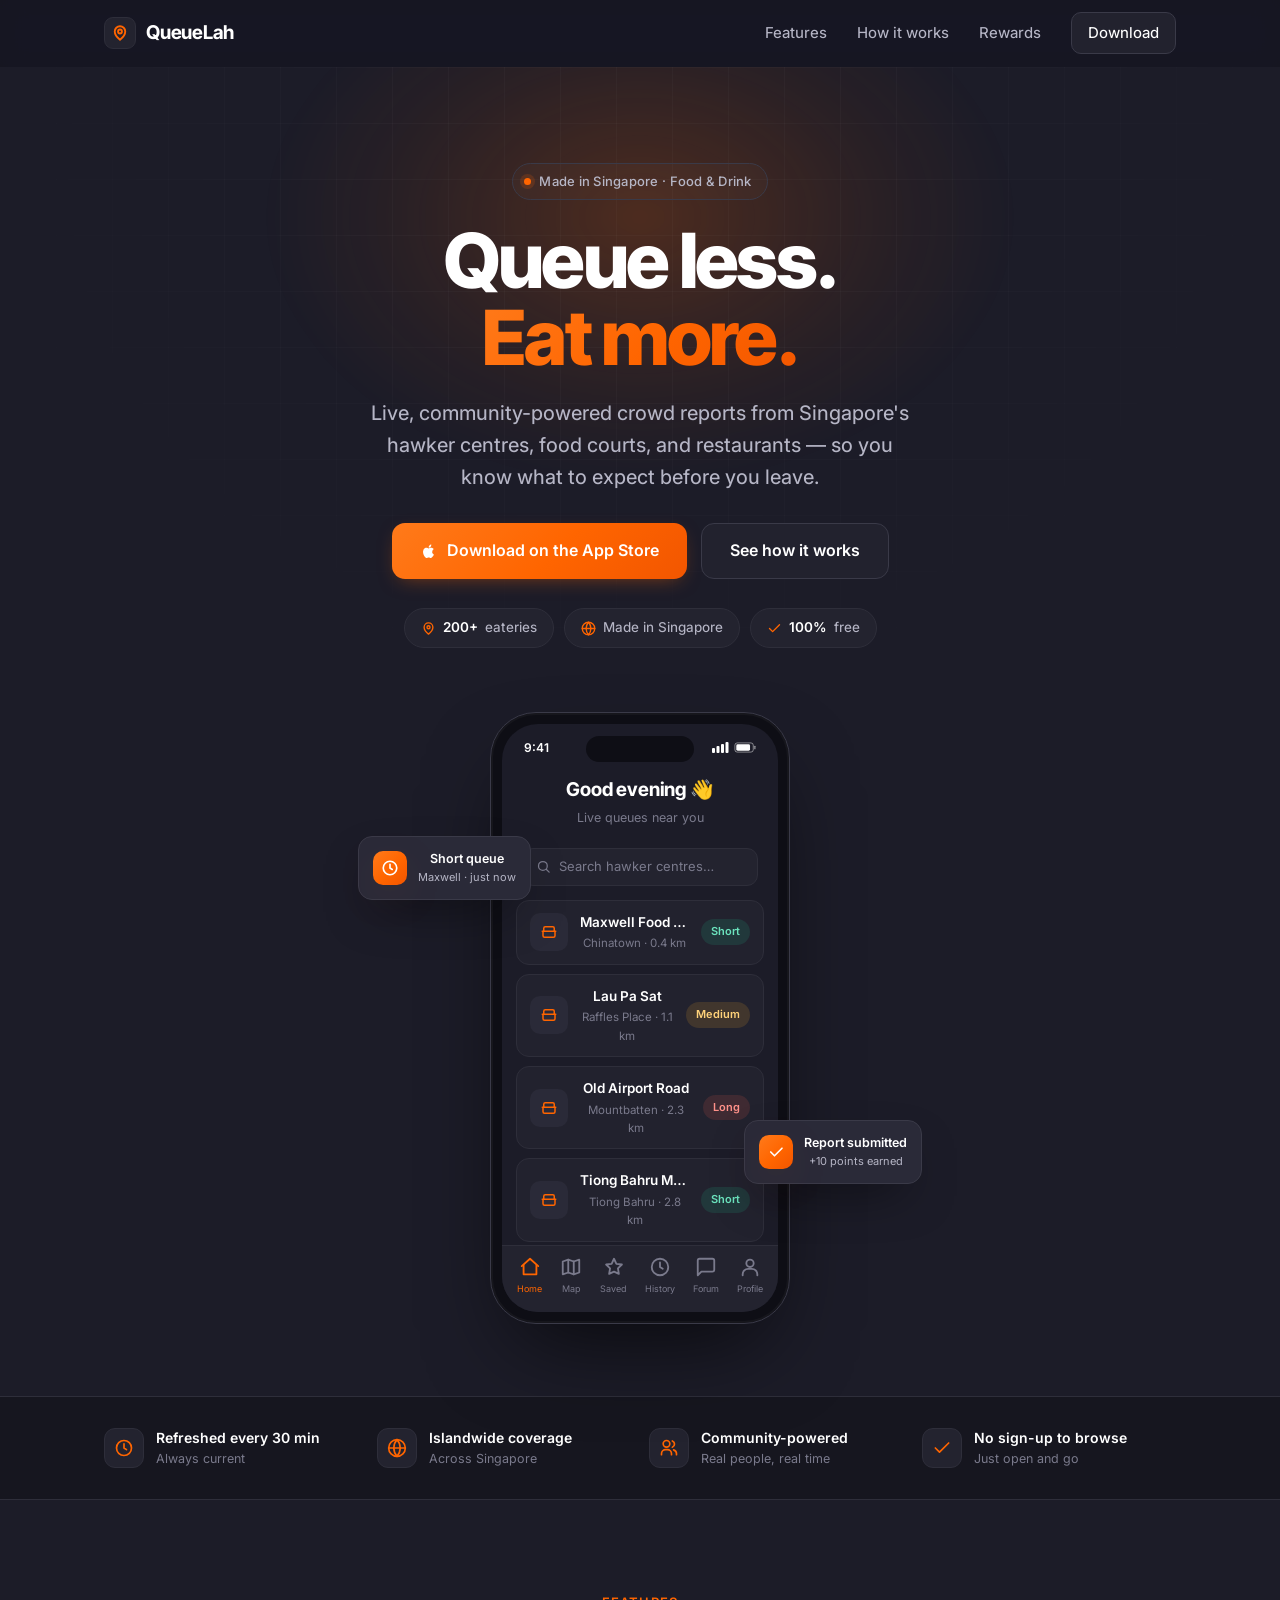
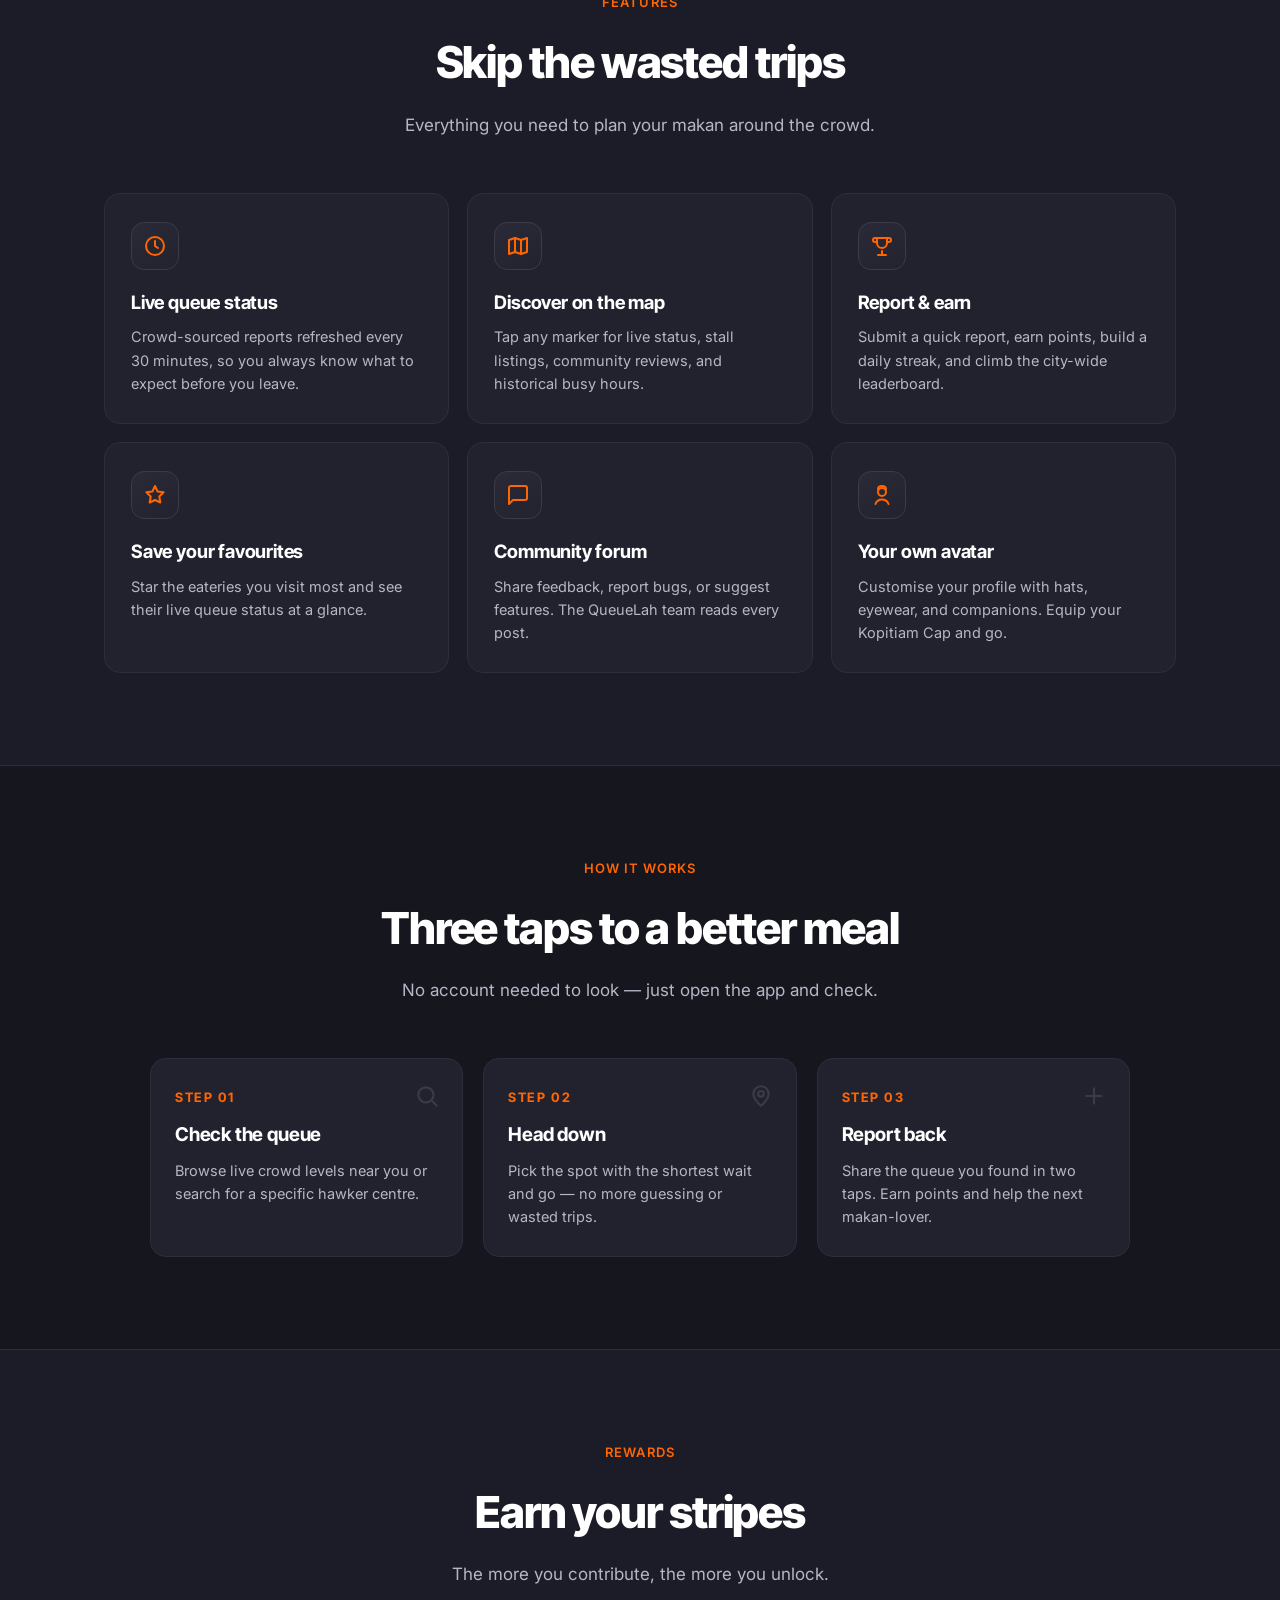
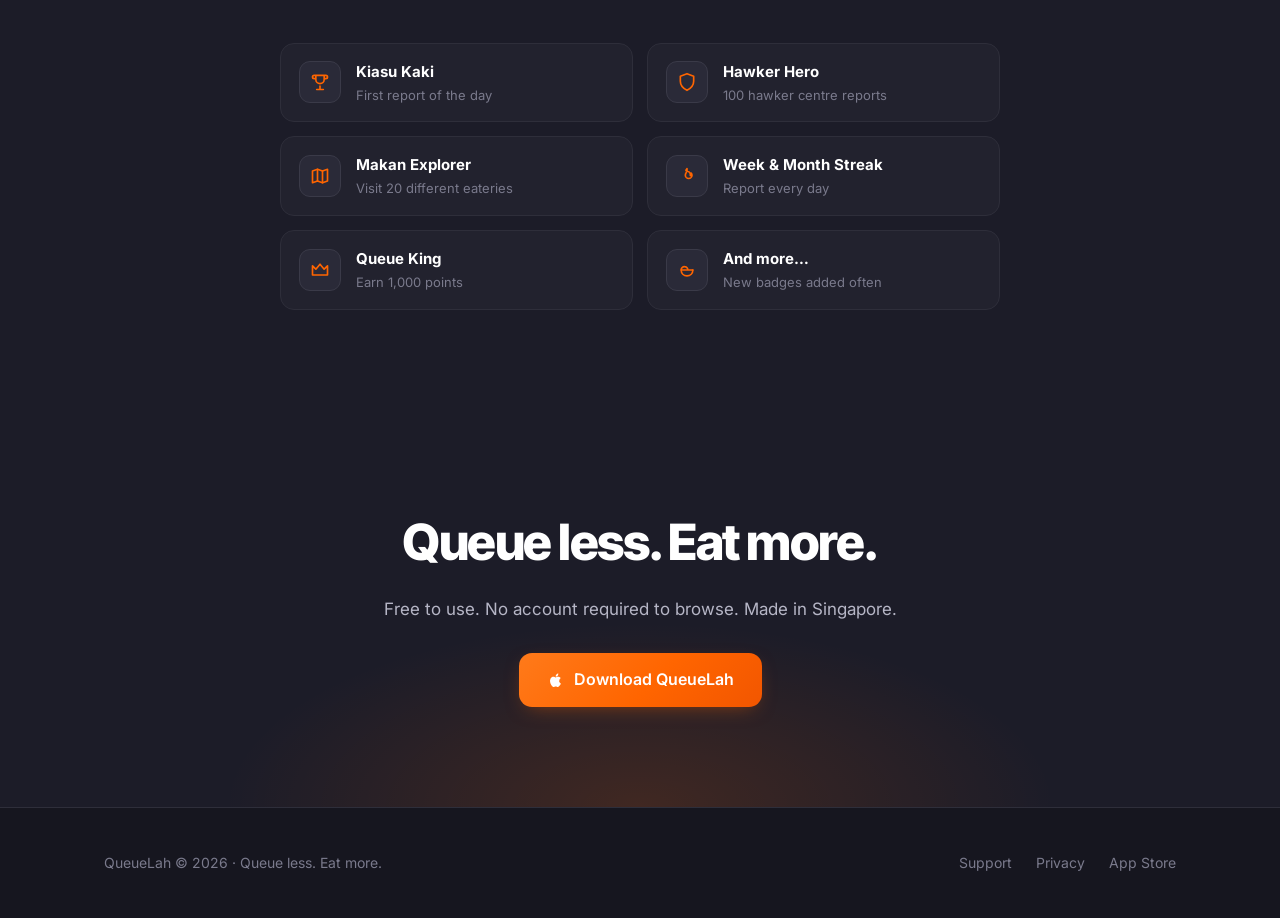
<file: index.html>
<!DOCTYPE html>
<html lang="en">
<head>
  <meta charset="UTF-8" />
  <meta name="viewport" content="width=device-width, initial-scale=1.0" />
  <title>QueueLah — Queue less. Eat more.</title>
  <meta name="description" content="Live, community-powered queue reports for Singapore's hawker centres, food courts, and restaurants. Check the crowd before you leave — free, made in Singapore." />
  <meta name="theme-color" content="#1C1C28" />
  <meta property="og:title" content="QueueLah — Queue less. Eat more." />
  <meta property="og:description" content="Live queue reports for Singapore's hawker centres. Made in Singapore. Free." />
  <meta property="og:type" content="website" />
  <meta property="og:url" content="https://queuelah.net" />
  <link rel="icon" href="favicon.png" />
  <link rel="preconnect" href="https://fonts.googleapis.com" />
  <link rel="preconnect" href="https://fonts.gstatic.com" crossorigin />
  <link rel="stylesheet" href="styles.css" />
</head>
<body>

  <nav class="nav" id="nav">
    <div class="wrap nav-inner">
      <a class="brand" href="/">
        <span class="brand-mark">
          <svg width="18" height="18" viewBox="0 0 24 24" fill="none" stroke="#FF6500" stroke-width="2.5" stroke-linecap="round" stroke-linejoin="round">
            <path d="M12 21s-7-5.4-7-11a7 7 0 0 1 14 0c0 5.6-7 11-7 11z"/><circle cx="12" cy="10" r="2.6"/>
          </svg>
        </span>
        QueueLah
      </a>
      <div class="nav-links">
        <a href="#features">Features</a>
        <a href="#how">How it works</a>
        <a href="#rewards">Rewards</a>
        <a class="nav-cta" href="https://apps.apple.com/sg/app/id6775145002">Download</a>
      </div>
    </div>
  </nav>

  <header class="hero">
    <div class="hero-glow"></div>
    <div class="hero-grid-bg"></div>
    <div class="wrap">
      <span class="eyebrow reveal"><span class="dot"></span> Made in Singapore · Food &amp; Drink</span>
      <h1 class="reveal">Queue less.<br/><span class="accent">Eat more.</span></h1>
      <p class="lede reveal">Live, community-powered crowd reports from Singapore's hawker centres, food courts, and restaurants — so you know what to expect before you leave.</p>
      <div class="hero-cta reveal">
        <a class="btn btn-primary" href="https://apps.apple.com/sg/app/id6775145002">
          <svg width="18" height="18" viewBox="0 0 24 24" fill="currentColor"><path d="M16.4 12.9c0-2.3 1.9-3.4 2-3.5-1.1-1.6-2.8-1.8-3.4-1.8-1.4-.1-2.8.9-3.5.9s-1.8-.8-3-.8c-1.5 0-2.9.9-3.7 2.3-1.6 2.7-.4 6.8 1.1 9 .7 1.1 1.6 2.3 2.8 2.2 1.1 0 1.5-.7 2.9-.7s1.7.7 2.9.7 2-1.1 2.7-2.1c.9-1.2 1.2-2.4 1.2-2.5 0 0-2.3-.9-2.3-3.6zM14.2 6.2c.6-.8 1-1.8.9-2.9-.9 0-2 .6-2.6 1.4-.6.7-1.1 1.7-.9 2.7 1 .1 2-.5 2.6-1.2z"/></svg>
          Download on the App Store
        </a>
        <a class="btn btn-ghost" href="#how">See how it works</a>
      </div>
      <div class="chips reveal">
        <span class="chip"><span class="c-ic"><svg width="15" height="15" viewBox="0 0 24 24" fill="none" stroke="currentColor" stroke-width="2.2" stroke-linecap="round" stroke-linejoin="round"><path d="M12 21s-7-5.4-7-11a7 7 0 0 1 14 0c0 5.6-7 11-7 11z"/><circle cx="12" cy="10" r="2.4"/></svg></span><b>200+</b> eateries</span>
        <span class="chip"><span class="c-ic"><svg width="15" height="15" viewBox="0 0 24 24" fill="none" stroke="currentColor" stroke-width="2.2" stroke-linecap="round" stroke-linejoin="round"><path d="M12 2a10 10 0 1 0 0 20 10 10 0 0 0 0-20z"/><path d="M2 12h20"/><path d="M12 2a15 15 0 0 1 0 20 15 15 0 0 1 0-20z"/></svg></span>Made in Singapore</span>
        <span class="chip"><span class="c-ic"><svg width="15" height="15" viewBox="0 0 24 24" fill="none" stroke="currentColor" stroke-width="2.2" stroke-linecap="round" stroke-linejoin="round"><path d="M20 6 9 17l-5-5"/></svg></span><b>100%</b> free</span>
      </div>
    </div>

    <div class="showcase reveal">
      <div class="showcase-inner">
      <div class="float-card fc-a">
        <span class="fc-ic"><svg width="18" height="18" viewBox="0 0 24 24" fill="none" stroke="currentColor" stroke-width="2.2" stroke-linecap="round" stroke-linejoin="round"><circle cx="12" cy="12" r="9"/><path d="M12 7v5l3 2"/></svg></span>
        <div><div class="fc-t">Short queue</div><div class="fc-s">Maxwell · just now</div></div>
      </div>
      <div class="float-card fc-b">
        <span class="fc-ic"><svg width="18" height="18" viewBox="0 0 24 24" fill="none" stroke="currentColor" stroke-width="2.2" stroke-linecap="round" stroke-linejoin="round"><path d="m5 12 5 5L20 7"/></svg></span>
        <div><div class="fc-t">Report submitted</div><div class="fc-s">+10 points earned</div></div>
      </div>

      <div class="phone float">
        <div class="phone-screen">
          <div class="phone-notch"></div>
          <div class="sb">
            <span>9:41</span>
            <span class="sb-dots">
              <svg width="17" height="11" viewBox="0 0 17 11" fill="#fff"><rect x="0" y="6" width="3" height="5" rx="1"/><rect x="4.5" y="4" width="3" height="7" rx="1"/><rect x="9" y="2" width="3" height="9" rx="1"/><rect x="13.5" y="0" width="3" height="11" rx="1"/></svg>
              <svg width="22" height="11" viewBox="0 0 24 12" fill="none"><rect x="1" y="1" width="20" height="10" rx="2.5" stroke="#fff" opacity="0.5"/><rect x="2.5" y="2.5" width="15" height="7" rx="1.5" fill="#fff"/><rect x="22" y="4" width="1.5" height="4" rx="0.75" fill="#fff" opacity="0.5"/></svg>
            </span>
          </div>
          <div class="app-head">
            <div class="app-greet">Good evening 👋</div>
            <div class="app-sub">Live queues near you</div>
          </div>
          <div class="app-search">
            <svg width="15" height="15" viewBox="0 0 24 24" fill="none" stroke="currentColor" stroke-width="2" stroke-linecap="round"><circle cx="11" cy="11" r="7"/><path d="m21 21-4.3-4.3"/></svg>
            Search hawker centres…
          </div>
          <div class="app-list">
            <div class="row">
              <span class="row-thumb"><svg width="18" height="18" viewBox="0 0 24 24" fill="none" stroke="currentColor" stroke-width="2" stroke-linecap="round" stroke-linejoin="round"><path d="M3 11h18M5 11V7a2 2 0 0 1 2-2h10a2 2 0 0 1 2 2v4M4 11v6a2 2 0 0 0 2 2h12a2 2 0 0 0 2-2v-6"/></svg></span>
              <div class="row-main"><div class="row-name">Maxwell Food Centre</div><div class="row-loc">Chinatown · 0.4 km</div></div>
              <span class="pill short">Short</span>
            </div>
            <div class="row">
              <span class="row-thumb"><svg width="18" height="18" viewBox="0 0 24 24" fill="none" stroke="currentColor" stroke-width="2" stroke-linecap="round" stroke-linejoin="round"><path d="M3 11h18M5 11V7a2 2 0 0 1 2-2h10a2 2 0 0 1 2 2v4M4 11v6a2 2 0 0 0 2 2h12a2 2 0 0 0 2-2v-6"/></svg></span>
              <div class="row-main"><div class="row-name">Lau Pa Sat</div><div class="row-loc">Raffles Place · 1.1 km</div></div>
              <span class="pill medium">Medium</span>
            </div>
            <div class="row">
              <span class="row-thumb"><svg width="18" height="18" viewBox="0 0 24 24" fill="none" stroke="currentColor" stroke-width="2" stroke-linecap="round" stroke-linejoin="round"><path d="M3 11h18M5 11V7a2 2 0 0 1 2-2h10a2 2 0 0 1 2 2v4M4 11v6a2 2 0 0 0 2 2h12a2 2 0 0 0 2-2v-6"/></svg></span>
              <div class="row-main"><div class="row-name">Old Airport Road</div><div class="row-loc">Mountbatten · 2.3 km</div></div>
              <span class="pill long">Long</span>
            </div>
            <div class="row">
              <span class="row-thumb"><svg width="18" height="18" viewBox="0 0 24 24" fill="none" stroke="currentColor" stroke-width="2" stroke-linecap="round" stroke-linejoin="round"><path d="M3 11h18M5 11V7a2 2 0 0 1 2-2h10a2 2 0 0 1 2 2v4M4 11v6a2 2 0 0 0 2 2h12a2 2 0 0 0 2-2v-6"/></svg></span>
              <div class="row-main"><div class="row-name">Tiong Bahru Market</div><div class="row-loc">Tiong Bahru · 2.8 km</div></div>
              <span class="pill short">Short</span>
            </div>
          </div>
          <div class="app-tabs">
            <span class="tab on"><svg width="22" height="22" viewBox="0 0 24 24" fill="none" stroke="currentColor" stroke-width="2" stroke-linecap="round" stroke-linejoin="round"><path d="m3 11 9-8 9 8"/><path d="M5 10v10h14V10"/></svg>Home</span>
            <span class="tab"><svg width="22" height="22" viewBox="0 0 24 24" fill="none" stroke="currentColor" stroke-width="2" stroke-linecap="round" stroke-linejoin="round"><path d="m3 6 6-2 6 2 6-2v14l-6 2-6-2-6 2z"/><path d="M9 4v14M15 6v14"/></svg>Map</span>
            <span class="tab"><svg width="22" height="22" viewBox="0 0 24 24" fill="none" stroke="currentColor" stroke-width="2" stroke-linecap="round" stroke-linejoin="round"><path d="m12 3 2.6 5.5 6 .8-4.3 4.2 1 6L12 17l-5.3 2.5 1-6L3.4 9.3l6-.8z"/></svg>Saved</span>
            <span class="tab"><svg width="22" height="22" viewBox="0 0 24 24" fill="none" stroke="currentColor" stroke-width="2" stroke-linecap="round" stroke-linejoin="round"><circle cx="12" cy="12" r="9"/><path d="M12 7v5l3 2"/></svg>History</span>
            <span class="tab"><svg width="22" height="22" viewBox="0 0 24 24" fill="none" stroke="currentColor" stroke-width="2" stroke-linecap="round" stroke-linejoin="round"><path d="M21 15a2 2 0 0 1-2 2H7l-4 4V5a2 2 0 0 1 2-2h14a2 2 0 0 1 2 2z"/></svg>Forum</span>
            <span class="tab"><svg width="22" height="22" viewBox="0 0 24 24" fill="none" stroke="currentColor" stroke-width="2" stroke-linecap="round" stroke-linejoin="round"><circle cx="12" cy="8" r="4"/><path d="M4 21v-1a6 6 0 0 1 6-6h4a6 6 0 0 1 6 6v1"/></svg>Profile</span>
          </div>
        </div>
      </div>
      </div>
    </div>
  </header>

  <section class="valstrip">
    <div class="wrap">
      <div class="val reveal">
        <span class="v-ic"><svg width="20" height="20" viewBox="0 0 24 24" fill="none" stroke="currentColor" stroke-width="2" stroke-linecap="round" stroke-linejoin="round"><circle cx="12" cy="12" r="9"/><path d="M12 7v5l3 2"/></svg></span>
        <div><div class="v-t">Refreshed every 30 min</div><div class="v-s">Always current</div></div>
      </div>
      <div class="val reveal">
        <span class="v-ic"><svg width="20" height="20" viewBox="0 0 24 24" fill="none" stroke="currentColor" stroke-width="2" stroke-linecap="round" stroke-linejoin="round"><path d="M12 2a10 10 0 1 0 0 20 10 10 0 0 0 0-20zM2 12h20"/><path d="M12 2a15 15 0 0 1 0 20 15 15 0 0 1 0-20z"/></svg></span>
        <div><div class="v-t">Islandwide coverage</div><div class="v-s">Across Singapore</div></div>
      </div>
      <div class="val reveal">
        <span class="v-ic"><svg width="20" height="20" viewBox="0 0 24 24" fill="none" stroke="currentColor" stroke-width="2" stroke-linecap="round" stroke-linejoin="round"><path d="M9 11a4 4 0 1 0 0-8 4 4 0 0 0 0 8z"/><path d="M3 20v-1a5 5 0 0 1 5-5h2a5 5 0 0 1 5 5v1M16 3.5a4 4 0 0 1 0 7.5M21 20v-1a5 5 0 0 0-3.5-4.8"/></svg></span>
        <div><div class="v-t">Community-powered</div><div class="v-s">Real people, real time</div></div>
      </div>
      <div class="val reveal">
        <span class="v-ic"><svg width="20" height="20" viewBox="0 0 24 24" fill="none" stroke="currentColor" stroke-width="2" stroke-linecap="round" stroke-linejoin="round"><path d="M20 6 9 17l-5-5"/></svg></span>
        <div><div class="v-t">No sign-up to browse</div><div class="v-s">Just open and go</div></div>
      </div>
    </div>
  </section>

  <section class="section" id="features">
    <div class="wrap">
      <span class="section-tag">Features</span>
      <h2>Skip the wasted trips</h2>
      <p class="sub">Everything you need to plan your makan around the crowd.</p>
      <div class="grid">
        <div class="card reveal">
          <div class="ico"><svg width="24" height="24" viewBox="0 0 24 24" fill="none" stroke="currentColor" stroke-width="2" stroke-linecap="round" stroke-linejoin="round"><circle cx="12" cy="12" r="9"/><path d="M12 7v5l3 2"/></svg></div>
          <h3>Live queue status</h3>
          <p>Crowd-sourced reports refreshed every 30 minutes, so you always know what to expect before you leave.</p>
        </div>
        <div class="card reveal">
          <div class="ico"><svg width="24" height="24" viewBox="0 0 24 24" fill="none" stroke="currentColor" stroke-width="2" stroke-linecap="round" stroke-linejoin="round"><path d="m3 6 6-2 6 2 6-2v14l-6 2-6-2-6 2z"/><path d="M9 4v14M15 6v14"/></svg></div>
          <h3>Discover on the map</h3>
          <p>Tap any marker for live status, stall listings, community reviews, and historical busy hours.</p>
        </div>
        <div class="card reveal">
          <div class="ico"><svg width="24" height="24" viewBox="0 0 24 24" fill="none" stroke="currentColor" stroke-width="2" stroke-linecap="round" stroke-linejoin="round"><path d="M8 21h8M12 17v4M7 4h10v5a5 5 0 0 1-10 0zM7 4H5a2 2 0 0 0 0 4h2M17 4h2a2 2 0 0 1 0 4h-2"/></svg></div>
          <h3>Report &amp; earn</h3>
          <p>Submit a quick report, earn points, build a daily streak, and climb the city-wide leaderboard.</p>
        </div>
        <div class="card reveal">
          <div class="ico"><svg width="24" height="24" viewBox="0 0 24 24" fill="none" stroke="currentColor" stroke-width="2" stroke-linecap="round" stroke-linejoin="round"><path d="m12 3 2.6 5.5 6 .8-4.3 4.2 1 6L12 17l-5.3 2.5 1-6L3.4 9.3l6-.8z"/></svg></div>
          <h3>Save your favourites</h3>
          <p>Star the eateries you visit most and see their live queue status at a glance.</p>
        </div>
        <div class="card reveal">
          <div class="ico"><svg width="24" height="24" viewBox="0 0 24 24" fill="none" stroke="currentColor" stroke-width="2" stroke-linecap="round" stroke-linejoin="round"><path d="M21 15a2 2 0 0 1-2 2H7l-4 4V5a2 2 0 0 1 2-2h14a2 2 0 0 1 2 2z"/></svg></div>
          <h3>Community forum</h3>
          <p>Share feedback, report bugs, or suggest features. The QueueLah team reads every post.</p>
        </div>
        <div class="card reveal">
          <div class="ico"><svg width="24" height="24" viewBox="0 0 24 24" fill="none" stroke="currentColor" stroke-width="2" stroke-linecap="round" stroke-linejoin="round"><circle cx="12" cy="9" r="4"/><path d="M5.5 21a7 7 0 0 1 13 0M8 6c0-2 1.8-3 4-3s4 1 4 3"/></svg></div>
          <h3>Your own avatar</h3>
          <p>Customise your profile with hats, eyewear, and companions. Equip your Kopitiam Cap and go.</p>
        </div>
      </div>
    </div>
  </section>

  <section class="section" id="how" style="background:var(--bg);border-top:1px solid var(--border);border-bottom:1px solid var(--border);">
    <div class="wrap">
      <span class="section-tag">How it works</span>
      <h2>Three taps to a better meal</h2>
      <p class="sub">No account needed to look — just open the app and check.</p>
      <div class="steps">
        <div class="step reveal">
          <span class="step-ic"><svg width="26" height="26" viewBox="0 0 24 24" fill="none" stroke="currentColor" stroke-width="2" stroke-linecap="round" stroke-linejoin="round"><circle cx="11" cy="11" r="7"/><path d="m21 21-4.3-4.3"/></svg></span>
          <div class="step-n">STEP 01</div>
          <h3>Check the queue</h3>
          <p>Browse live crowd levels near you or search for a specific hawker centre.</p>
        </div>
        <div class="step reveal">
          <span class="step-ic"><svg width="26" height="26" viewBox="0 0 24 24" fill="none" stroke="currentColor" stroke-width="2" stroke-linecap="round" stroke-linejoin="round"><path d="M12 21s-7-5.4-7-11a7 7 0 0 1 14 0c0 5.6-7 11-7 11z"/><circle cx="12" cy="10" r="2.6"/></svg></span>
          <div class="step-n">STEP 02</div>
          <h3>Head down</h3>
          <p>Pick the spot with the shortest wait and go — no more guessing or wasted trips.</p>
        </div>
        <div class="step reveal">
          <span class="step-ic"><svg width="26" height="26" viewBox="0 0 24 24" fill="none" stroke="currentColor" stroke-width="2" stroke-linecap="round" stroke-linejoin="round"><path d="M12 5v14M5 12h14"/></svg></span>
          <div class="step-n">STEP 03</div>
          <h3>Report back</h3>
          <p>Share the queue you found in two taps. Earn points and help the next makan-lover.</p>
        </div>
      </div>
    </div>
  </section>

  <section class="section" id="rewards">
    <div class="wrap">
      <span class="section-tag">Rewards</span>
      <h2>Earn your stripes</h2>
      <p class="sub">The more you contribute, the more you unlock.</p>
      <div class="badges">
        <div class="badge-row reveal"><span class="b-ico"><svg width="20" height="20" viewBox="0 0 24 24" fill="none" stroke="currentColor" stroke-width="2" stroke-linecap="round" stroke-linejoin="round"><path d="M8 21h8M12 17v4M7 4h10v5a5 5 0 0 1-10 0zM7 4H5a2 2 0 0 0 0 4h2M17 4h2a2 2 0 0 1 0 4h-2"/></svg></span><div><div class="b-name">Kiasu Kaki</div><div class="b-desc">First report of the day</div></div></div>
        <div class="badge-row reveal"><span class="b-ico"><svg width="20" height="20" viewBox="0 0 24 24" fill="none" stroke="currentColor" stroke-width="2" stroke-linecap="round" stroke-linejoin="round"><path d="M12 2 4 5v6c0 5 3.4 8.5 8 11 4.6-2.5 8-6 8-11V5z"/></svg></span><div><div class="b-name">Hawker Hero</div><div class="b-desc">100 hawker centre reports</div></div></div>
        <div class="badge-row reveal"><span class="b-ico"><svg width="20" height="20" viewBox="0 0 24 24" fill="none" stroke="currentColor" stroke-width="2" stroke-linecap="round" stroke-linejoin="round"><path d="m3 6 6-2 6 2 6-2v14l-6 2-6-2-6 2z"/><path d="M9 4v14M15 6v14"/></svg></span><div><div class="b-name">Makan Explorer</div><div class="b-desc">Visit 20 different eateries</div></div></div>
        <div class="badge-row reveal"><span class="b-ico"><svg width="20" height="20" viewBox="0 0 24 24" fill="none" stroke="currentColor" stroke-width="2" stroke-linecap="round" stroke-linejoin="round"><path d="M12 3c1 4-2 5-2 8a4 4 0 0 0 8 0c0-1-.5-2-1-2.5.2 2-1 3-1 3 .4-3-2-5-4-5.5C9 5.5 12 4 12 3z"/></svg></span><div><div class="b-name">Week &amp; Month Streak</div><div class="b-desc">Report every day</div></div></div>
        <div class="badge-row reveal"><span class="b-ico"><svg width="20" height="20" viewBox="0 0 24 24" fill="none" stroke="currentColor" stroke-width="2" stroke-linecap="round" stroke-linejoin="round"><path d="m3 7 4 4 5-6 5 6 4-4v11H3z"/></svg></span><div><div class="b-name">Queue King</div><div class="b-desc">Earn 1,000 points</div></div></div>
        <div class="badge-row reveal"><span class="b-ico"><svg width="20" height="20" viewBox="0 0 24 24" fill="none" stroke="currentColor" stroke-width="2" stroke-linecap="round" stroke-linejoin="round"><path d="M5 12h14M5 12a4 4 0 0 1 8 0M9 8h.01"/><path d="M5 12c0 4 3 7 7 7s7-3 7-7"/></svg></span><div><div class="b-name">And more…</div><div class="b-desc">New badges added often</div></div></div>
      </div>
    </div>
  </section>

  <section class="cta-band">
    <div class="wrap">
      <h2>Queue less. Eat more.</h2>
      <p>Free to use. No account required to browse. Made in Singapore.</p>
      <a class="btn btn-primary" href="https://apps.apple.com/sg/app/id6775145002">
        <svg width="18" height="18" viewBox="0 0 24 24" fill="currentColor"><path d="M16.4 12.9c0-2.3 1.9-3.4 2-3.5-1.1-1.6-2.8-1.8-3.4-1.8-1.4-.1-2.8.9-3.5.9s-1.8-.8-3-.8c-1.5 0-2.9.9-3.7 2.3-1.6 2.7-.4 6.8 1.1 9 .7 1.1 1.6 2.3 2.8 2.2 1.1 0 1.5-.7 2.9-.7s1.7.7 2.9.7 2-1.1 2.7-2.1c.9-1.2 1.2-2.4 1.2-2.5 0 0-2.3-.9-2.3-3.6zM14.2 6.2c.6-.8 1-1.8.9-2.9-.9 0-2 .6-2.6 1.4-.6.7-1.1 1.7-.9 2.7 1 .1 2-.5 2.6-1.2z"/></svg>
        Download QueueLah
      </a>
    </div>
  </section>

  <footer class="footer">
    <div class="wrap footer-inner">
      <div>QueueLah © 2026 · Queue less. Eat more.</div>
      <div class="footer-links">
        <a href="support.html">Support</a>
        <a href="privacy-policy.html">Privacy</a>
        <a href="https://apps.apple.com/sg/app/id6775145002">App Store</a>
      </div>
    </div>
  </footer>

  <script>
    (function () {
      var nav = document.getElementById('nav');
      var onScroll = function () { nav.classList.toggle('scrolled', window.scrollY > 8); };
      onScroll(); window.addEventListener('scroll', onScroll, { passive: true });

      var reduce = window.matchMedia('(prefers-reduced-motion: reduce)').matches;
      var els = document.querySelectorAll('.reveal');
      if (reduce || !('IntersectionObserver' in window)) {
        els.forEach(function (e) { e.classList.add('in'); });
      } else {
        var io = new IntersectionObserver(function (entries) {
          entries.forEach(function (entry) {
            if (entry.isIntersecting) { entry.target.classList.add('in'); io.unobserve(entry.target); }
          });
        }, { threshold: 0.12, rootMargin: '-40px' });
        els.forEach(function (e) { io.observe(e); });
      }
    })();
  </script>

</body>
</html>
</file>
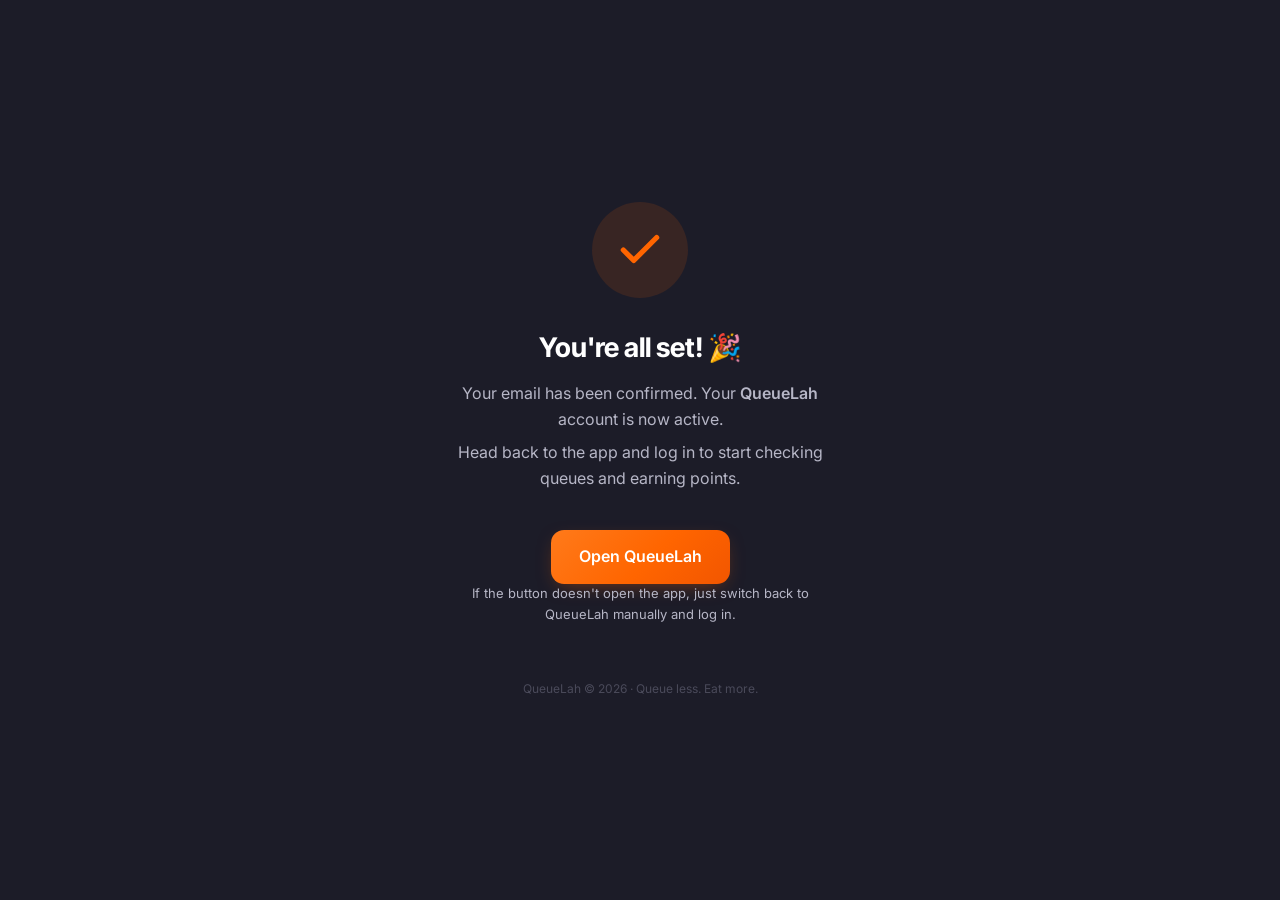
<file: confirmationemail/index.html>
<!DOCTYPE html>
<html lang="en">
<head>
  <meta charset="UTF-8" />
  <meta name="viewport" content="width=device-width, initial-scale=1.0" />
  <title>QueueLah — Email Confirmed</title>
  <meta name="robots" content="noindex" />
  <link rel="stylesheet" href="../styles.css" />
  <style>
    .confirm-wrap {
      min-height: 100vh; display: flex; flex-direction: column;
      align-items: center; justify-content: center; text-align: center;
      padding: 40px 24px;
    }
    .badge-circle {
      width: 96px; height: 96px; border-radius: 50%;
      background: rgba(255,101,0,0.12); display: grid; place-items: center;
      margin-bottom: 28px;
      /* enter from a visible shape, never scale(0) */
      opacity: 0; transform: scale(0.92);
      animation: pop 520ms var(--ease-out) 80ms forwards;
    }
    .badge-circle svg { width: 50px; height: 50px; }
    .check { stroke-dasharray: 30; stroke-dashoffset: 30; animation: draw 460ms var(--ease-out) 360ms forwards; }
    .confirm-wrap h1 { font-size: 27px; margin: 0 0 12px; opacity: 0; animation: rise 520ms var(--ease-out) 200ms forwards; }
    .confirm-wrap p { color: var(--text-soft); max-width: 380px; margin: 0 0 8px; opacity: 0; animation: rise 520ms var(--ease-out) 280ms forwards; }
    .confirm-wrap .cta { margin-top: 30px; opacity: 0; animation: rise 520ms var(--ease-out) 380ms forwards; }
    .hint { font-size: 13px; color: var(--text-mute); margin-top: 18px; opacity: 0; animation: rise 520ms var(--ease-out) 460ms forwards; }
    .foot { margin-top: 46px; font-size: 12px; color: var(--text-faint); }

    @keyframes pop  { to { opacity: 1; transform: scale(1); } }
    @keyframes rise { to { opacity: 1; transform: translateY(0); } }
    .confirm-wrap h1, .confirm-wrap p, .confirm-wrap .cta, .hint { transform: translateY(10px); }
    @keyframes draw { to { stroke-dashoffset: 0; } }

    @media (prefers-reduced-motion: reduce) {
      .badge-circle, .confirm-wrap h1, .confirm-wrap p, .confirm-wrap .cta, .hint {
        opacity: 1 !important; transform: none !important; animation: none !important;
      }
      .check { stroke-dashoffset: 0 !important; animation: none !important; }
    }
  </style>
</head>
<body>
  <div class="confirm-wrap">
    <div class="badge-circle">
      <svg viewBox="0 0 24 24" fill="none" stroke="#FF6500" stroke-width="2.5" stroke-linecap="round" stroke-linejoin="round">
        <path class="check" d="M20 6 9 17l-5-5" />
      </svg>
    </div>
    <h1>You're all set! 🎉</h1>
    <p>Your email has been confirmed. Your <span class="accent" style="font-weight:600">QueueLah</span> account is now active.</p>
    <p>Head back to the app and log in to start checking queues and earning points.</p>
    <a class="btn btn-primary cta" href="queuelah://">Open QueueLah</a>
    <p class="hint">If the button doesn't open the app, just switch back to QueueLah manually and log in.</p>
    <div class="foot">QueueLah © 2026 · Queue less. Eat more.</div>
  </div>
</body>
</html>
</file>
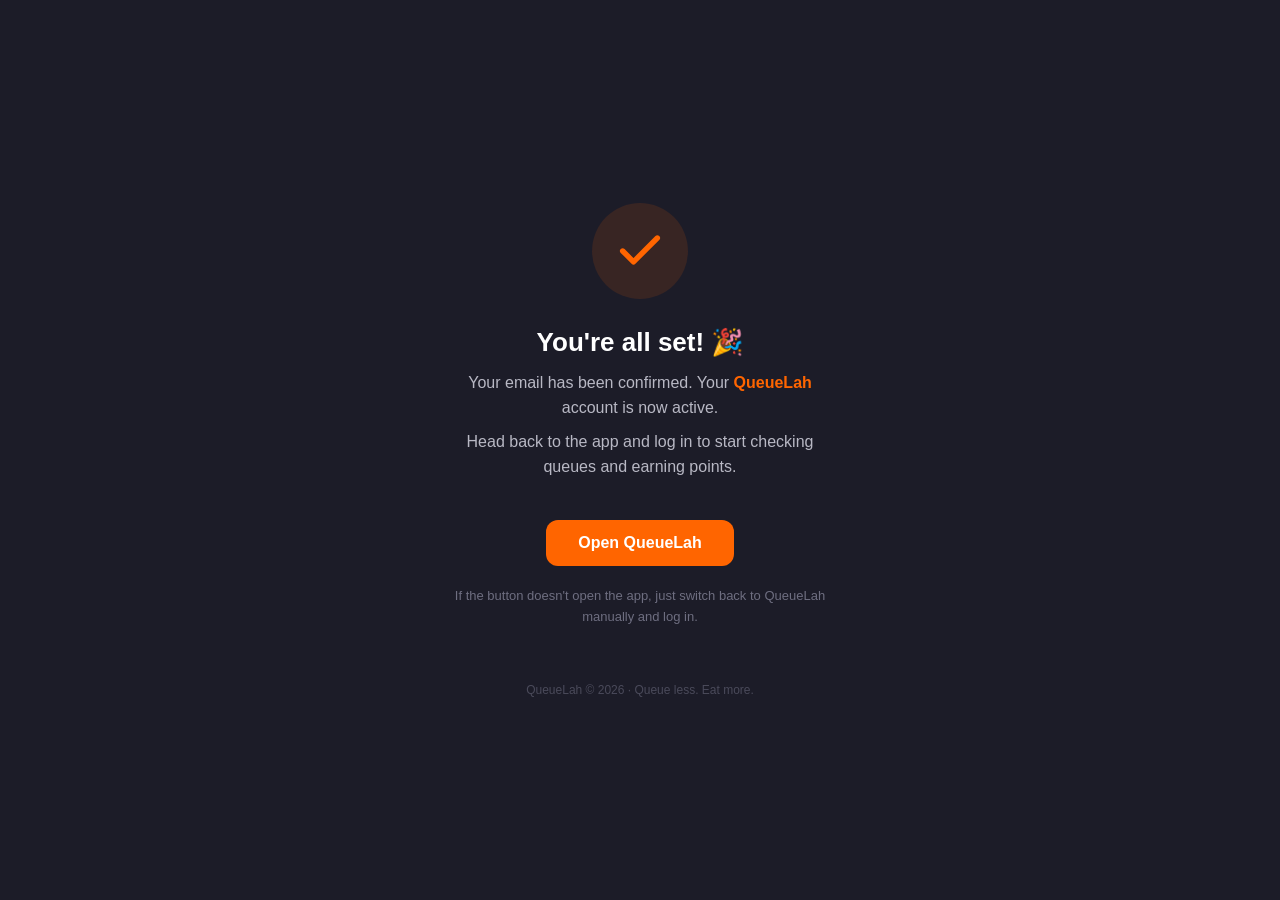
<file: confirmed.html>
<!DOCTYPE html>
<html lang="en">
<head>
  <meta charset="UTF-8" />
  <meta name="viewport" content="width=device-width, initial-scale=1.0" />
  <title>QueueLah — Email Confirmed</title>
  <style>
    html, body {
      margin: 0;
      padding: 0;
      height: 100%;
      font-family: -apple-system, BlinkMacSystemFont, 'Segoe UI', Roboto, sans-serif;
      background: #1C1C28;
      color: #ffffff;
    }
    .wrap {
      min-height: 100%;
      display: flex;
      flex-direction: column;
      align-items: center;
      justify-content: center;
      text-align: center;
      padding: 40px 24px;
      box-sizing: border-box;
    }
    .badge {
      width: 96px;
      height: 96px;
      border-radius: 50%;
      background: rgba(255, 101, 0, 0.12);
      display: flex;
      align-items: center;
      justify-content: center;
      margin-bottom: 28px;
    }
    .badge svg { width: 52px; height: 52px; }
    h1 { font-size: 26px; margin: 0 0 12px; font-weight: 700; }
    p { font-size: 16px; line-height: 1.6; color: #B8B8C4; max-width: 380px; margin: 0 0 8px; }
    .accent { color: #FF6500; font-weight: 600; }
    .cta {
      margin-top: 32px;
      display: inline-block;
      background: #FF6500;
      color: #ffffff;
      text-decoration: none;
      font-size: 16px;
      font-weight: 600;
      padding: 14px 32px;
      border-radius: 12px;
    }
    .hint { margin-top: 20px; font-size: 13px; color: #6E6E80; }
    .footer { margin-top: 48px; font-size: 12px; color: #4A4A5A; }
  </style>
</head>
<body>
  <div class="wrap">
    <div class="badge">
      <svg viewBox="0 0 24 24" fill="none" stroke="#FF6500" stroke-width="2.5" stroke-linecap="round" stroke-linejoin="round">
        <path d="M20 6 9 17l-5-5" />
      </svg>
    </div>
    <h1>You're all set! 🎉</h1>
    <p>Your email has been confirmed. Your <span class="accent">QueueLah</span> account is now active.</p>
    <p>Head back to the app and log in to start checking queues and earning points.</p>
    <a class="cta" href="queuelah://">Open QueueLah</a>
    <p class="hint">If the button doesn't open the app, just switch back to QueueLah manually and log in.</p>
    <div class="footer">QueueLah &copy; 2026 &middot; Queue less. Eat more.</div>
  </div>
</body>
</html>
</file>
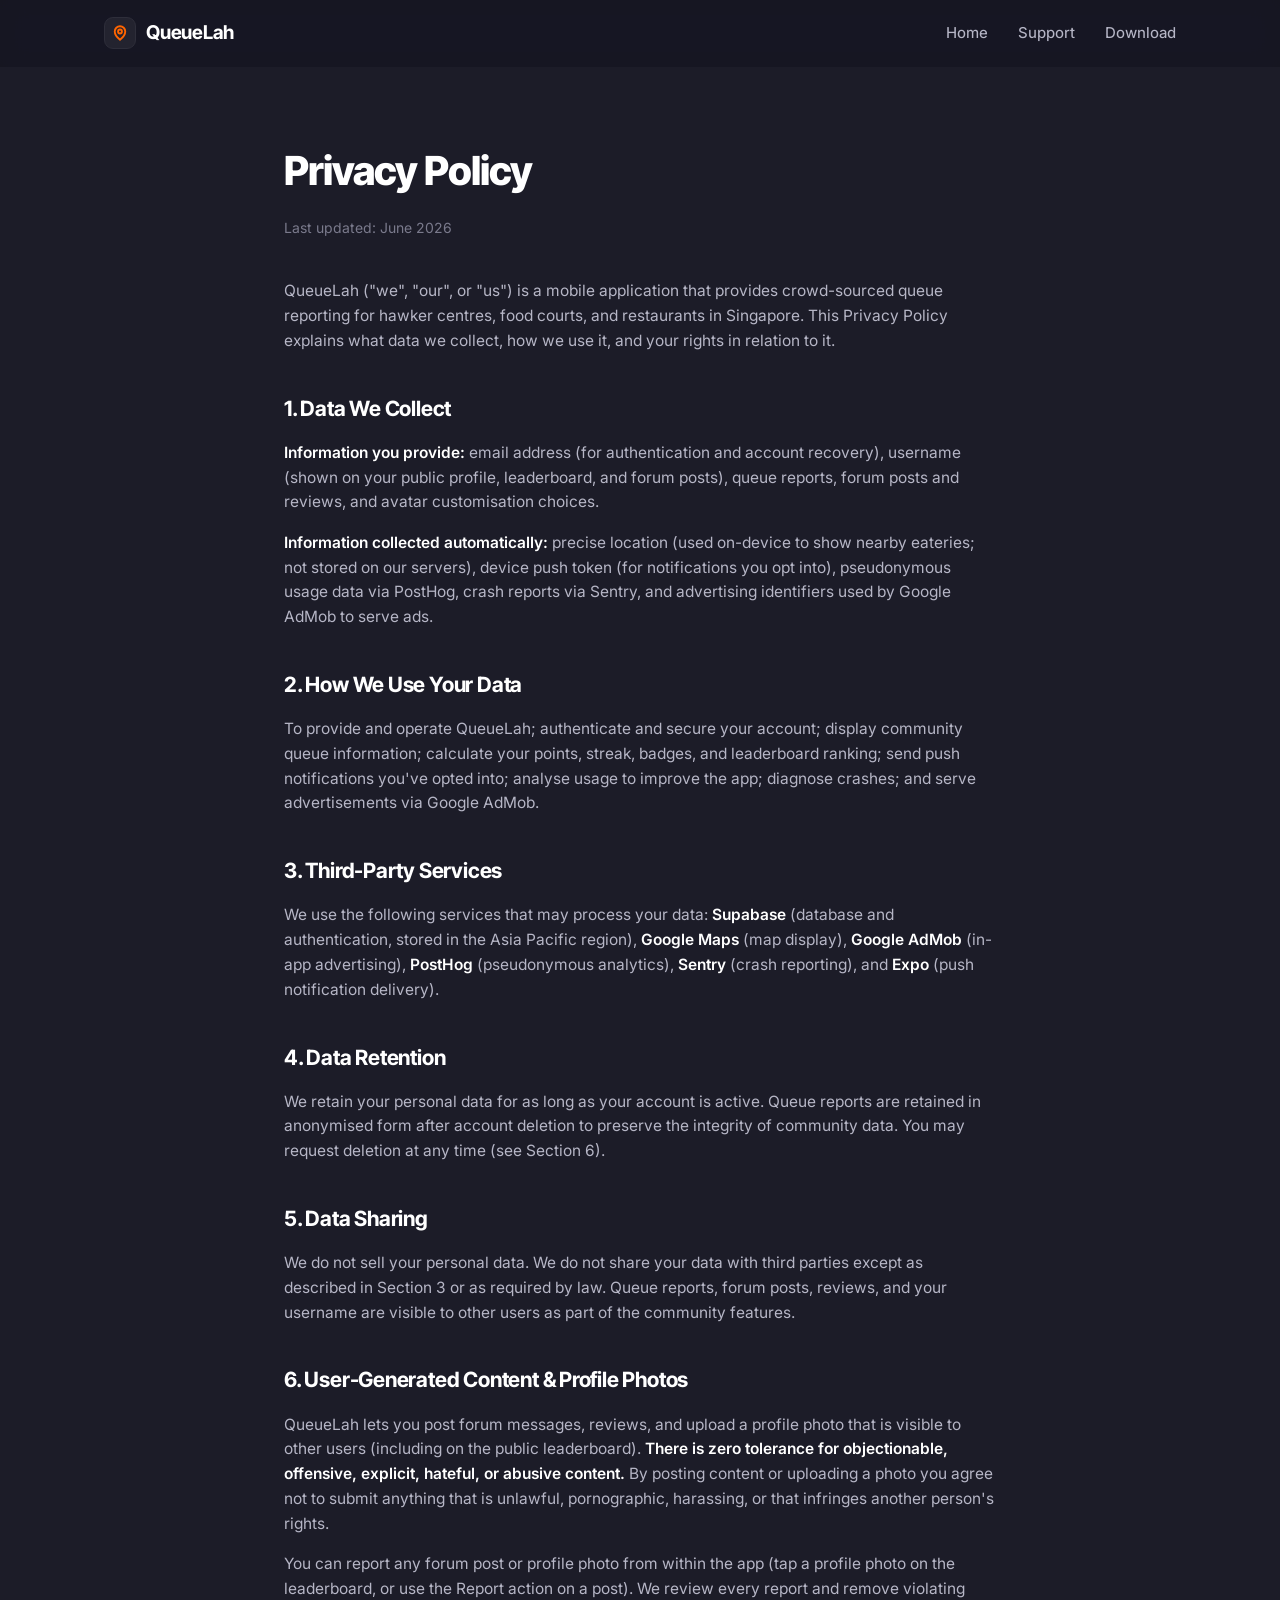
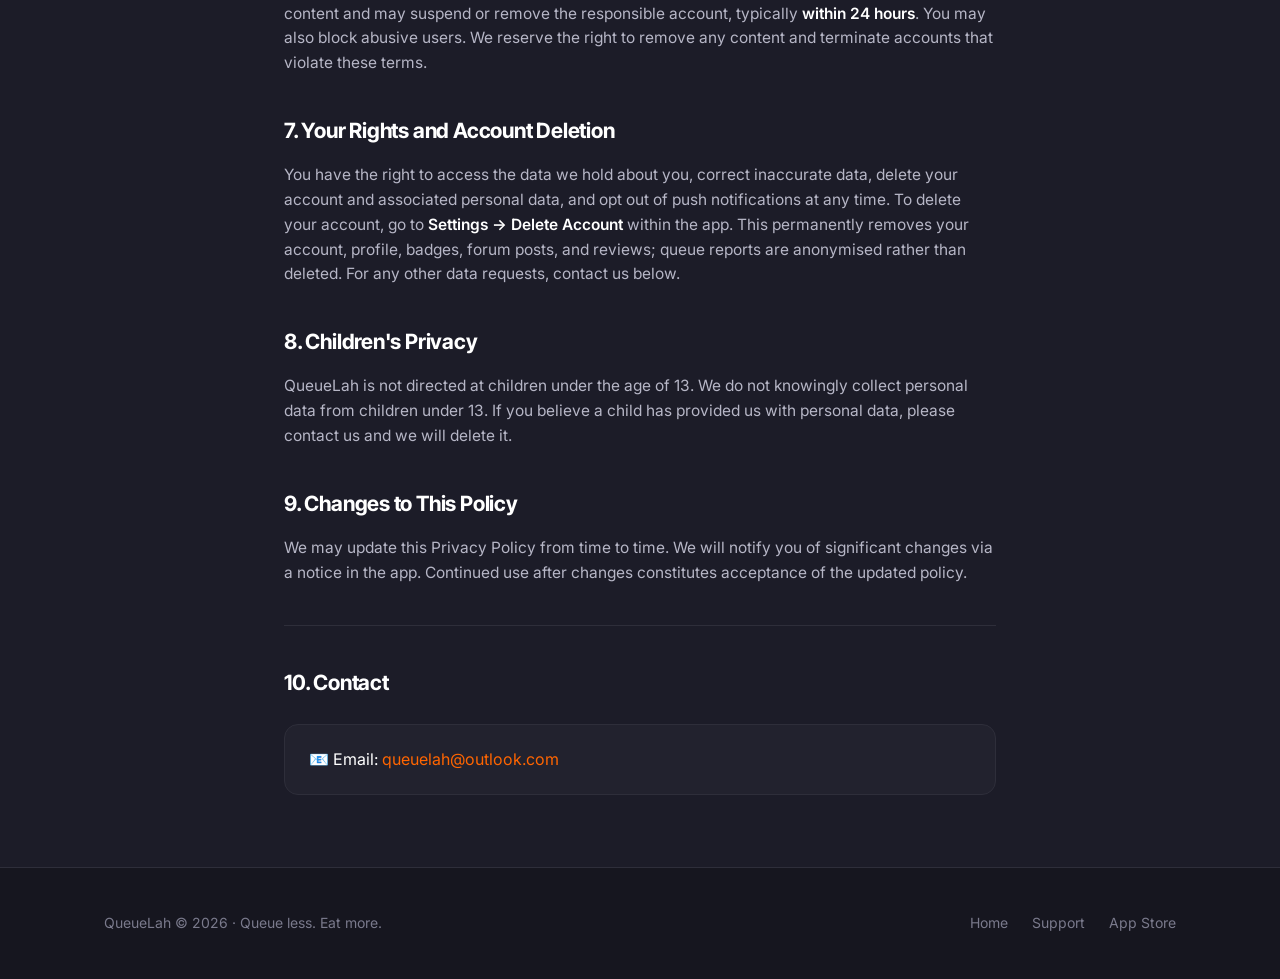
<file: privacy-policy.html>
<!DOCTYPE html>
<html lang="en">
<head>
  <meta charset="UTF-8" />
  <meta name="viewport" content="width=device-width, initial-scale=1.0" />
  <title>QueueLah — Privacy Policy</title>
  <meta name="description" content="How QueueLah collects, uses, and protects your data." />
  <link rel="stylesheet" href="styles.css" />
</head>
<body>

  <nav class="nav">
    <div class="wrap nav-inner">
      <a class="brand" href="/">
        <span class="brand-mark">
          <svg width="18" height="18" viewBox="0 0 24 24" fill="none" stroke="#FF6500" stroke-width="2.5" stroke-linecap="round" stroke-linejoin="round">
            <path d="M12 21s-7-5.4-7-11a7 7 0 0 1 14 0c0 5.6-7 11-7 11z"/><circle cx="12" cy="10" r="2.6"/>
          </svg>
        </span>
        QueueLah
      </a>
      <div class="nav-links">
        <a href="/">Home</a>
        <a href="support.html">Support</a>
        <a href="https://apps.apple.com/sg/app/id6775145002">Download</a>
      </div>
    </div>
  </nav>

  <main class="article">
    <h1>Privacy Policy</h1>
    <p class="updated">Last updated: June 2026</p>

    <p>QueueLah ("we", "our", or "us") is a mobile application that provides crowd-sourced queue reporting for hawker centres, food courts, and restaurants in Singapore. This Privacy Policy explains what data we collect, how we use it, and your rights in relation to it.</p>

    <h2>1. Data We Collect</h2>
    <p><strong>Information you provide:</strong> email address (for authentication and account recovery), username (shown on your public profile, leaderboard, and forum posts), queue reports, forum posts and reviews, and avatar customisation choices.</p>
    <p><strong>Information collected automatically:</strong> precise location (used on-device to show nearby eateries; not stored on our servers), device push token (for notifications you opt into), pseudonymous usage data via PostHog, crash reports via Sentry, and advertising identifiers used by Google AdMob to serve ads.</p>

    <h2>2. How We Use Your Data</h2>
    <p>To provide and operate QueueLah; authenticate and secure your account; display community queue information; calculate your points, streak, badges, and leaderboard ranking; send push notifications you've opted into; analyse usage to improve the app; diagnose crashes; and serve advertisements via Google AdMob.</p>

    <h2>3. Third-Party Services</h2>
    <p>We use the following services that may process your data: <strong>Supabase</strong> (database and authentication, stored in the Asia Pacific region), <strong>Google Maps</strong> (map display), <strong>Google AdMob</strong> (in-app advertising), <strong>PostHog</strong> (pseudonymous analytics), <strong>Sentry</strong> (crash reporting), and <strong>Expo</strong> (push notification delivery).</p>

    <h2>4. Data Retention</h2>
    <p>We retain your personal data for as long as your account is active. Queue reports are retained in anonymised form after account deletion to preserve the integrity of community data. You may request deletion at any time (see Section 6).</p>

    <h2>5. Data Sharing</h2>
    <p>We do not sell your personal data. We do not share your data with third parties except as described in Section 3 or as required by law. Queue reports, forum posts, reviews, and your username are visible to other users as part of the community features.</p>

    <h2>6. User-Generated Content & Profile Photos</h2>
    <p>QueueLah lets you post forum messages, reviews, and upload a profile photo that is visible to other users (including on the public leaderboard). <strong>There is zero tolerance for objectionable, offensive, explicit, hateful, or abusive content.</strong> By posting content or uploading a photo you agree not to submit anything that is unlawful, pornographic, harassing, or that infringes another person's rights.</p>
    <p>You can report any forum post or profile photo from within the app (tap a profile photo on the leaderboard, or use the Report action on a post). We review every report and remove violating content and may suspend or remove the responsible account, typically <strong>within 24 hours</strong>. You may also block abusive users. We reserve the right to remove any content and terminate accounts that violate these terms.</p>

    <h2>7. Your Rights and Account Deletion</h2>
    <p>You have the right to access the data we hold about you, correct inaccurate data, delete your account and associated personal data, and opt out of push notifications at any time. To delete your account, go to <strong>Settings → Delete Account</strong> within the app. This permanently removes your account, profile, badges, forum posts, and reviews; queue reports are anonymised rather than deleted. For any other data requests, contact us below.</p>

    <h2>8. Children's Privacy</h2>
    <p>QueueLah is not directed at children under the age of 13. We do not knowingly collect personal data from children under 13. If you believe a child has provided us with personal data, please contact us and we will delete it.</p>

    <h2>9. Changes to This Policy</h2>
    <p>We may update this Privacy Policy from time to time. We will notify you of significant changes via a notice in the app. Continued use after changes constitutes acceptance of the updated policy.</p>

    <hr />

    <h2>10. Contact</h2>
    <div class="contact-box">
      📧 Email: <a href="mailto:queuelah@outlook.com">queuelah@outlook.com</a>
    </div>
  </main>

  <footer class="footer">
    <div class="wrap footer-inner">
      <div>QueueLah © 2026 · Queue less. Eat more.</div>
      <div class="footer-links">
        <a href="/">Home</a>
        <a href="support.html">Support</a>
        <a href="https://apps.apple.com/sg/app/id6775145002">App Store</a>
      </div>
    </div>
  </footer>

</body>
</html>
</file>
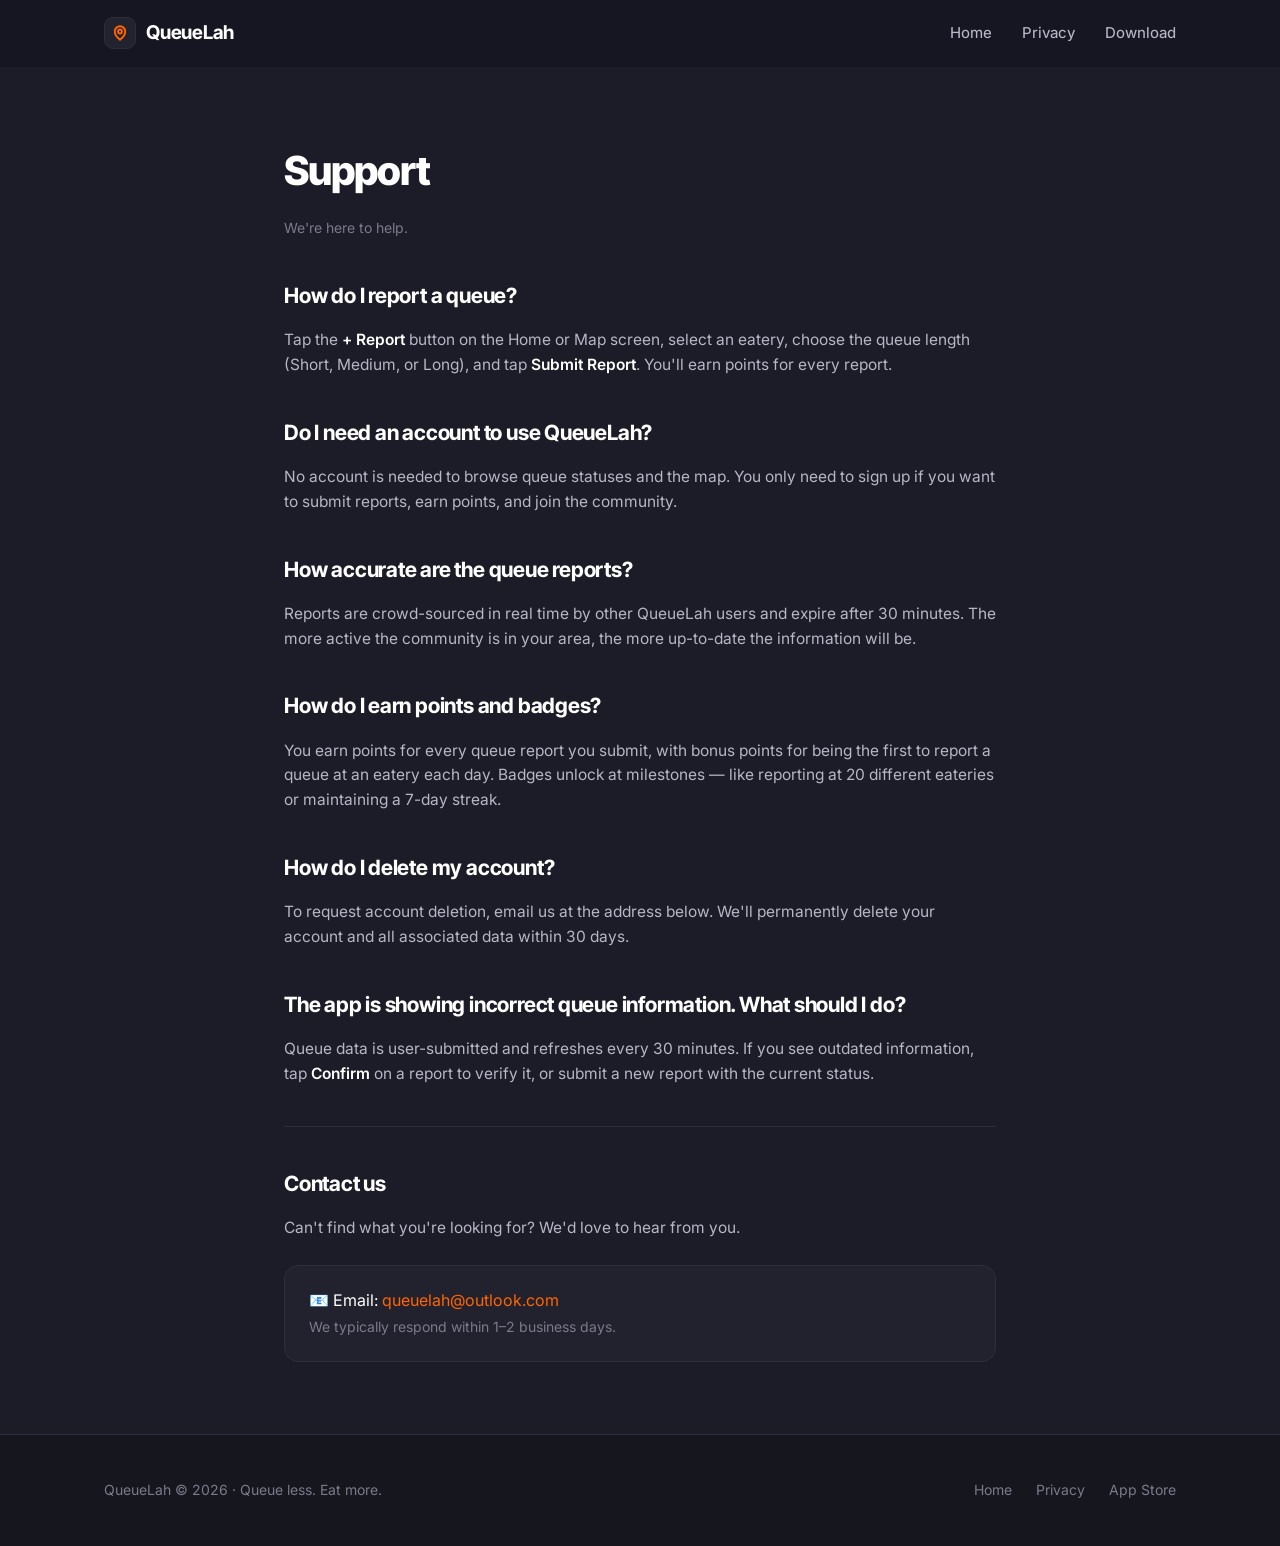
<file: support.html>
<!DOCTYPE html>
<html lang="en">
<head>
  <meta charset="UTF-8" />
  <meta name="viewport" content="width=device-width, initial-scale=1.0" />
  <title>QueueLah — Support</title>
  <meta name="description" content="QueueLah support and frequently asked questions." />
  <link rel="stylesheet" href="styles.css" />
</head>
<body>

  <nav class="nav">
    <div class="wrap nav-inner">
      <a class="brand" href="/">
        <span class="brand-mark">
          <svg width="18" height="18" viewBox="0 0 24 24" fill="none" stroke="#FF6500" stroke-width="2.5" stroke-linecap="round" stroke-linejoin="round">
            <path d="M12 21s-7-5.4-7-11a7 7 0 0 1 14 0c0 5.6-7 11-7 11z"/><circle cx="12" cy="10" r="2.6"/>
          </svg>
        </span>
        QueueLah
      </a>
      <div class="nav-links">
        <a href="/">Home</a>
        <a href="privacy-policy.html">Privacy</a>
        <a href="https://apps.apple.com/sg/app/id6775145002">Download</a>
      </div>
    </div>
  </nav>

  <main class="article">
    <h1>Support</h1>
    <p class="updated">We're here to help.</p>

    <h2>How do I report a queue?</h2>
    <p>Tap the <strong>+ Report</strong> button on the Home or Map screen, select an eatery, choose the queue length (Short, Medium, or Long), and tap <strong>Submit Report</strong>. You'll earn points for every report.</p>

    <h2>Do I need an account to use QueueLah?</h2>
    <p>No account is needed to browse queue statuses and the map. You only need to sign up if you want to submit reports, earn points, and join the community.</p>

    <h2>How accurate are the queue reports?</h2>
    <p>Reports are crowd-sourced in real time by other QueueLah users and expire after 30 minutes. The more active the community is in your area, the more up-to-date the information will be.</p>

    <h2>How do I earn points and badges?</h2>
    <p>You earn points for every queue report you submit, with bonus points for being the first to report a queue at an eatery each day. Badges unlock at milestones — like reporting at 20 different eateries or maintaining a 7-day streak.</p>

    <h2>How do I delete my account?</h2>
    <p>To request account deletion, email us at the address below. We'll permanently delete your account and all associated data within 30 days.</p>

    <h2>The app is showing incorrect queue information. What should I do?</h2>
    <p>Queue data is user-submitted and refreshes every 30 minutes. If you see outdated information, tap <strong>Confirm</strong> on a report to verify it, or submit a new report with the current status.</p>

    <hr />

    <h2>Contact us</h2>
    <p>Can't find what you're looking for? We'd love to hear from you.</p>
    <div class="contact-box">
      📧 Email: <a href="mailto:queuelah@outlook.com">queuelah@outlook.com</a><br/>
      <span style="color:var(--text-mute);font-size:14px;">We typically respond within 1–2 business days.</span>
    </div>
  </main>

  <footer class="footer">
    <div class="wrap footer-inner">
      <div>QueueLah © 2026 · Queue less. Eat more.</div>
      <div class="footer-links">
        <a href="/">Home</a>
        <a href="privacy-policy.html">Privacy</a>
        <a href="https://apps.apple.com/sg/app/id6775145002">App Store</a>
      </div>
    </div>
  </footer>

</body>
</html>
</file>
<file: styles.css>
/* ──────────────────────────────────────────────────────────────
   QueueLah — Design System  ·  v2 "Bold Energy"
   Dark identity (#1C1C28) + orange accent (#FF6500)
   Type: Inter (body) + Inter Tight (display)
   Motion: custom ease-out curves, transform/opacity only,
   press feedback, staggered reveals, reduced-motion aware.
   ────────────────────────────────────────────────────────────── */

@import url('https://fonts.googleapis.com/css2?family=Inter:wght@400;450;500;600;700&family=Inter+Tight:wght@500;600;700;800&display=swap');

:root {
  /* Palette */
  --bg:         #16161F;
  --bg-2:       #1C1C28;
  --bg-soft:    #23232F;
  --bg-card:    #22222E;
  --bg-elev:    #2A2A38;
  --border:     #2E2E3A;
  --border-2:   #3A3A48;
  --accent:     #FF6500;
  --accent-2:   #FF8A3D;
  --accent-dim: #FF7E2E;
  --green:      #1FB286;
  --amber:      #F0A92B;
  --red:        #E2574C;
  --text:       #FFFFFF;
  --text-soft:  #B6B6C6;
  --text-mute:  #7A7A8C;
  --text-faint: #4A4A5A;

  /* Gradients & glow */
  --grad-accent: linear-gradient(135deg, #FF7A1A 0%, #FF6500 55%, #F25600 100%);
  --glow-accent: 0 12px 40px -12px rgba(255,101,0,0.55);

  /* Motion */
  --ease-out:    cubic-bezier(0.22, 1, 0.36, 1);
  --ease-in-out: cubic-bezier(0.77, 0, 0.175, 1);
  --ease-spring: cubic-bezier(0.34, 1.56, 0.64, 1);

  --radius:  16px;
  --radius-sm: 12px;
  --maxw:   1120px;
  --font:        'Inter', -apple-system, BlinkMacSystemFont, 'Segoe UI', Roboto, sans-serif;
  --font-display:'Inter Tight', 'Inter', -apple-system, BlinkMacSystemFont, sans-serif;
}

* { box-sizing: border-box; }
html { scroll-behavior: smooth; }

body {
  margin: 0;
  font-family: var(--font);
  background: var(--bg-2);
  color: var(--text);
  line-height: 1.6;
  -webkit-font-smoothing: antialiased;
  text-rendering: optimizeLegibility;
  overflow-x: hidden;
}

::selection { background: rgba(255,101,0,0.30); color: #fff; }

a { color: var(--accent); text-decoration: none; }
a:hover { color: var(--accent-dim); }

:focus-visible { outline: 2px solid var(--accent); outline-offset: 3px; border-radius: 4px; }

.wrap { max-width: var(--maxw); margin: 0 auto; padding: 0 24px; }

h1, h2, h3 { font-family: var(--font-display); }

/* ── Navigation ─────────────────────────────────────────────── */
.nav {
  position: sticky; top: 0; z-index: 50;
  background: rgba(22, 22, 31, 0.72);
  backdrop-filter: saturate(170%) blur(14px);
  -webkit-backdrop-filter: saturate(170%) blur(14px);
  border-bottom: 1px solid transparent;
  transition: border-color 240ms var(--ease-out), background 240ms var(--ease-out);
}
.nav.scrolled { border-bottom-color: var(--border); background: rgba(22, 22, 31, 0.86); }
.nav-inner { display: flex; align-items: center; justify-content: space-between; height: 66px; }
.brand { display: flex; align-items: center; gap: 10px; font-family: var(--font-display); font-weight: 700; font-size: 19px; color: var(--text); letter-spacing: -0.01em; }
.brand-mark {
  width: 32px; height: 32px; border-radius: 9px;
  background: var(--bg-soft); border: 1px solid var(--border);
  display: grid; place-items: center;
  transition: transform 300ms var(--ease-spring), border-color 240ms var(--ease-out);
}
.brand:hover .brand-mark { transform: rotate(-8deg) scale(1.06); border-color: rgba(255,101,0,0.4); }
.nav-links { display: flex; gap: 30px; align-items: center; }
.nav-links a { color: var(--text-soft); font-size: 15px; font-weight: 450; transition: color 160ms var(--ease-out); }
.nav-links a:not(.nav-cta):hover { color: var(--text); }
.nav-cta {
  background: var(--bg-card); border: 1px solid var(--border-2); color: var(--text) !important;
  padding: 8px 16px; border-radius: 10px; font-weight: 500; font-size: 14px;
  transition: transform 160ms var(--ease-out), border-color 160ms var(--ease-out), background 160ms var(--ease-out);
}
.nav-cta:hover { background: var(--bg-elev); border-color: rgba(255,101,0,0.45); transform: translateY(-1px); }

/* ── Buttons ────────────────────────────────────────────────── */
.btn {
  display: inline-flex; align-items: center; justify-content: center; gap: 9px;
  font-family: var(--font); font-size: 16px; font-weight: 600;
  padding: 14px 28px; border-radius: 13px; border: none; cursor: pointer;
  transition: transform 200ms var(--ease-out), box-shadow 240ms var(--ease-out), background 200ms var(--ease-out);
  will-change: transform;
}
.btn:active { transform: scale(0.97); }
.btn-primary { background: var(--grad-accent); color: #fff; box-shadow: 0 6px 20px -8px rgba(255,101,0,0.5); }
.btn-primary:hover { color: #fff; transform: translateY(-2px); box-shadow: var(--glow-accent); }
.btn-ghost { background: var(--bg-card); color: var(--text); border: 1px solid var(--border-2); }
.btn-ghost:hover { background: var(--bg-elev); color: var(--text); transform: translateY(-2px); }

/* ── Hero ───────────────────────────────────────────────────── */
.hero { padding: 96px 0 72px; text-align: center; position: relative; }
.hero-glow {
  position: absolute; inset: 0; pointer-events: none; overflow: hidden; z-index: 0;
}
.hero-glow::before {
  content: ""; position: absolute; top: -120px; left: 50%; transform: translateX(-50%);
  width: 760px; height: 540px; border-radius: 50%;
  background: radial-gradient(ellipse at center, rgba(255,101,0,0.22), rgba(255,101,0,0.06) 45%, transparent 70%);
  filter: blur(8px);
}
.hero-grid-bg {
  position: absolute; inset: 0; z-index: 0; pointer-events: none;
  background-image: linear-gradient(rgba(255,255,255,0.025) 1px, transparent 1px),
                    linear-gradient(90deg, rgba(255,255,255,0.025) 1px, transparent 1px);
  background-size: 56px 56px;
  mask-image: radial-gradient(ellipse 70% 55% at 50% 8%, #000 30%, transparent 75%);
  -webkit-mask-image: radial-gradient(ellipse 70% 55% at 50% 8%, #000 30%, transparent 75%);
}
.hero .wrap { position: relative; z-index: 1; }
.eyebrow {
  display: inline-flex; align-items: center; gap: 8px; font-size: 13px; font-weight: 500; letter-spacing: 0.02em;
  color: var(--text-soft); margin-bottom: 22px;
  padding: 7px 15px 7px 11px; border: 1px solid var(--border-2); border-radius: 999px;
  background: rgba(255,255,255,0.02);
}
.eyebrow .dot { width: 7px; height: 7px; border-radius: 50%; background: var(--accent); box-shadow: 0 0 0 4px rgba(255,101,0,0.16); animation: pulse 2.4s var(--ease-in-out) infinite; }
@keyframes pulse { 0%,100% { opacity: 1; } 50% { opacity: 0.35; } }
.hero h1 {
  font-size: clamp(40px, 7.4vw, 76px); line-height: 1.02; margin: 0 0 20px;
  font-weight: 800; letter-spacing: -0.035em;
}
.hero h1 .accent { background: var(--grad-accent); -webkit-background-clip: text; background-clip: text; -webkit-text-fill-color: transparent; }
.hero p.lede { font-size: clamp(17px, 2.2vw, 20px); color: var(--text-soft); max-width: 540px; margin: 0 auto 30px; font-weight: 450; }
.hero-cta { display: flex; gap: 14px; justify-content: center; flex-wrap: wrap; }

/* Honest chips */
.chips { display: flex; gap: 10px; justify-content: center; flex-wrap: wrap; margin-top: 30px; }
.chip {
  display: inline-flex; align-items: center; gap: 7px;
  background: var(--bg-soft); border: 1px solid var(--border); border-radius: 999px;
  padding: 8px 16px; font-size: 13.5px; color: var(--text-soft); font-weight: 450;
}
.chip b { color: var(--text); font-weight: 600; }
.chip .c-ic { color: var(--accent); display: inline-flex; }

/* ── Device showcase ────────────────────────────────────────── */
.showcase { position: relative; z-index: 1; margin-top: 64px; display: flex; justify-content: center; }
/* Box hugs the phone's width so the float cards anchor to the phone, not the page edges */
.showcase-inner { position: relative; width: max-content; }
.phone {
  position: relative; width: 300px; height: 612px; flex-shrink: 0;
  background: #0E0E15; border-radius: 46px; padding: 11px;
  border: 1px solid var(--border-2);
  box-shadow: 0 40px 90px -30px rgba(0,0,0,0.75), 0 0 0 2px rgba(255,255,255,0.03) inset;
}
.phone.float { animation: float 6.5s var(--ease-in-out) infinite; }
@keyframes float { 0%,100% { transform: translateY(0); } 50% { transform: translateY(-14px); } }
.phone-screen { width: 100%; height: 100%; background: var(--bg-2); border-radius: 36px; overflow: hidden; position: relative; display: flex; flex-direction: column; }
.phone-notch { position: absolute; top: 12px; left: 50%; transform: translateX(-50%); width: 108px; height: 26px; background: #0E0E15; border-radius: 16px; z-index: 5; }

.sb { display: flex; justify-content: space-between; align-items: center; padding: 14px 22px 4px; font-size: 12px; font-weight: 600; color: #fff; }
.sb-dots { display: flex; gap: 5px; align-items: center; }
.app-head { padding: 14px 20px 8px; }
.app-greet { font-family: var(--font-display); font-size: 19px; font-weight: 700; color: #fff; letter-spacing: -0.01em; }
.app-sub { font-size: 12.5px; color: var(--text-mute); margin-top: 2px; }
.app-search { margin: 12px 20px 6px; height: 38px; border-radius: 11px; background: var(--bg-soft); border: 1px solid var(--border); display: flex; align-items: center; gap: 8px; padding: 0 13px; color: var(--text-mute); font-size: 13px; }
.app-list { padding: 8px 14px; display: flex; flex-direction: column; gap: 9px; flex: 1; overflow: hidden; }
.row {
  display: flex; align-items: center; gap: 12px;
  background: var(--bg-card); border: 1px solid var(--border); border-radius: 13px; padding: 11px 13px;
}
.row-thumb { width: 38px; height: 38px; border-radius: 10px; background: var(--bg-elev); display: grid; place-items: center; color: var(--accent); flex-shrink: 0; }
.row-main { flex: 1; min-width: 0; }
.row-name { font-size: 13.5px; font-weight: 600; color: #fff; white-space: nowrap; overflow: hidden; text-overflow: ellipsis; }
.row-loc { font-size: 11.5px; color: var(--text-mute); margin-top: 1px; }
.pill { font-size: 11px; font-weight: 600; padding: 4px 10px; border-radius: 999px; white-space: nowrap; }
.pill.short  { color: #6BE3BD; background: rgba(31,178,134,0.15); }
.pill.medium { color: #FFD27A; background: rgba(240,169,43,0.15); }
.pill.long   { color: #FF9189; background: rgba(226,87,76,0.15); }
.app-tabs { display: flex; justify-content: space-around; align-items: flex-start; padding: 10px 6px 16px; background: var(--bg-soft); border-top: 1px solid var(--border); }
.tab { display: flex; flex-direction: column; align-items: center; gap: 4px; color: var(--text-mute); font-size: 9px; }
.tab.on { color: var(--accent); }

/* Floating queue card (depth) */
.float-card {
  position: absolute; z-index: 2; background: var(--bg-elev); border: 1px solid var(--border-2);
  border-radius: 14px; padding: 12px 14px; box-shadow: 0 20px 50px -20px rgba(0,0,0,0.7);
  display: flex; align-items: center; gap: 11px;
}
.float-card .fc-ic { width: 34px; height: 34px; border-radius: 10px; background: var(--grad-accent); display: grid; place-items: center; color: #fff; box-shadow: var(--glow-accent); }
.float-card .fc-t { font-size: 12.5px; font-weight: 600; color: #fff; }
.float-card .fc-s { font-size: 11px; color: var(--text-soft); }
.fc-a { top: 124px; left: -132px; animation: floatB 7s var(--ease-in-out) infinite; }
.fc-b { bottom: 140px; right: -132px; animation: floatB 7s var(--ease-in-out) infinite 1.4s; }
@keyframes floatB { 0%,100% { transform: translateY(0); } 50% { transform: translateY(-10px); } }

/* ── Value strip ────────────────────────────────────────────── */
.valstrip { border-top: 1px solid var(--border); border-bottom: 1px solid var(--border); background: var(--bg); }
.valstrip .wrap { display: grid; grid-template-columns: repeat(4, 1fr); gap: 18px; padding-top: 30px; padding-bottom: 30px; }
.val { display: flex; align-items: center; gap: 12px; }
.val .v-ic { width: 40px; height: 40px; border-radius: 11px; background: var(--bg-soft); border: 1px solid var(--border); display: grid; place-items: center; color: var(--accent); flex-shrink: 0; }
.val .v-t { font-size: 14px; font-weight: 600; color: #fff; }
.val .v-s { font-size: 12.5px; color: var(--text-mute); }

/* ── Sections ───────────────────────────────────────────────── */
.section { padding: 92px 0; position: relative; }
.section-tag { display: block; text-align: center; font-size: 13px; font-weight: 600; letter-spacing: 0.08em; text-transform: uppercase; color: var(--accent); margin-bottom: 14px; }
.section h2 { font-size: clamp(28px, 4.4vw, 44px); text-align: center; margin: 0 0 14px; font-weight: 800; letter-spacing: -0.025em; }
.section .sub { text-align: center; color: var(--text-soft); max-width: 540px; margin: 0 auto 54px; font-size: 17px; }

/* Feature grid */
.grid { display: grid; grid-template-columns: repeat(3, 1fr); gap: 18px; }
.card {
  position: relative; background: var(--bg-card); border: 1px solid var(--border); border-radius: var(--radius);
  padding: 28px 26px; overflow: hidden;
  transition: transform 280ms var(--ease-out), border-color 280ms var(--ease-out);
}
.card::after {
  content: ""; position: absolute; inset: 0; border-radius: var(--radius); padding: 1px;
  background: linear-gradient(140deg, rgba(255,101,0,0.5), transparent 40%);
  -webkit-mask: linear-gradient(#000 0 0) content-box, linear-gradient(#000 0 0);
  -webkit-mask-composite: xor; mask-composite: exclude;
  opacity: 0; transition: opacity 280ms var(--ease-out);
}
.card:hover { transform: translateY(-4px); border-color: transparent; }
.card:hover::after { opacity: 1; }
.card .ico {
  width: 48px; height: 48px; border-radius: 13px; margin-bottom: 18px;
  background: linear-gradient(150deg, var(--bg-elev), var(--bg-soft));
  border: 1px solid var(--border-2); display: grid; place-items: center; color: var(--accent);
}
.card h3 { margin: 0 0 8px; font-size: 18.5px; font-weight: 700; letter-spacing: -0.01em; }
.card p { margin: 0; color: var(--text-soft); font-size: 14.5px; }

/* How it works */
.steps { display: grid; grid-template-columns: repeat(3, 1fr); gap: 20px; max-width: 980px; margin: 0 auto; }
.step { position: relative; padding: 28px 24px; border: 1px solid var(--border); border-radius: var(--radius); background: var(--bg-card); }
.step-n { font-family: var(--font-display); font-size: 13px; font-weight: 700; color: var(--accent); letter-spacing: 0.12em; }
.step h3 { margin: 12px 0 8px; font-size: 19px; font-weight: 700; letter-spacing: -0.01em; }
.step p { margin: 0; color: var(--text-soft); font-size: 14.5px; }
.step .step-ic { position: absolute; top: 24px; right: 22px; color: var(--border-2); }

/* Badges */
.badges { display: grid; grid-template-columns: repeat(2, 1fr); gap: 14px; max-width: 720px; margin: 0 auto; }
.badge-row {
  display: flex; align-items: center; gap: 15px;
  background: var(--bg-card); border: 1px solid var(--border); border-radius: 14px; padding: 16px 18px;
  transition: transform 240ms var(--ease-out), border-color 240ms var(--ease-out);
}
.badge-row:hover { transform: translateY(-2px); border-color: rgba(255,101,0,0.35); }
.badge-row .b-ico { width: 42px; height: 42px; border-radius: 11px; background: var(--bg-elev); border: 1px solid var(--border-2); display: grid; place-items: center; color: var(--accent); flex-shrink: 0; }
.badge-row .b-name { font-weight: 700; font-size: 15px; color: #fff; }
.badge-row .b-desc { color: var(--text-mute); font-size: 13px; margin-top: 1px; }

/* CTA band */
.cta-band { text-align: center; padding: 100px 0; position: relative; overflow: hidden; }
.cta-band::before { content: ""; position: absolute; inset: 0; background: radial-gradient(ellipse 50% 70% at 50% 100%, rgba(255,101,0,0.16), transparent 65%); pointer-events: none; }
.cta-band .wrap { position: relative; }
.cta-band h2 { font-size: clamp(30px, 5vw, 50px); font-weight: 800; letter-spacing: -0.03em; margin: 0 0 14px; }
.cta-band p { color: var(--text-soft); margin: 0 0 30px; font-size: 17px; }

/* ── Footer ─────────────────────────────────────────────────── */
.footer { border-top: 1px solid var(--border); padding: 44px 0; color: var(--text-mute); font-size: 14px; background: var(--bg); }
.footer-inner { display: flex; justify-content: space-between; align-items: center; flex-wrap: wrap; gap: 16px; }
.footer-links { display: flex; gap: 24px; }
.footer-links a { color: var(--text-mute); transition: color 160ms var(--ease-out); }
.footer-links a:hover { color: var(--text); }

/* ── Reveal on enter (staggered) ────────────────────────────── */
.reveal { opacity: 0; transform: translateY(20px); transition: opacity 720ms var(--ease-out), transform 720ms var(--ease-out); }
.reveal.in { opacity: 1; transform: translateY(0); }
.reveal:nth-child(2) { transition-delay: 70ms; }
.reveal:nth-child(3) { transition-delay: 140ms; }
.reveal:nth-child(4) { transition-delay: 210ms; }
.reveal:nth-child(5) { transition-delay: 280ms; }
.reveal:nth-child(6) { transition-delay: 350ms; }

/* ── Article (support / privacy) ────────────────────────────── */
.article { max-width: 760px; margin: 0 auto; padding: 72px 24px; }
.article h1 { font-size: 40px; margin: 0 0 8px; font-weight: 800; letter-spacing: -0.025em; }
.article .updated { color: var(--text-mute); font-size: 14px; margin-bottom: 40px; }
.article h2 { font-size: 21px; margin: 38px 0 10px; font-weight: 700; letter-spacing: -0.01em; }
.article p, .article li { color: var(--text-soft); font-size: 15.5px; }
.article strong { color: var(--text); font-weight: 600; }
.article hr { border: none; border-top: 1px solid var(--border); margin: 40px 0; }
.contact-box { background: var(--bg-card); border: 1px solid var(--border); border-radius: 14px; padding: 22px 24px; margin-top: 24px; }

/* ── Responsive ─────────────────────────────────────────────── */
@media (max-width: 920px) {
  .grid { grid-template-columns: 1fr 1fr; }
  .steps { grid-template-columns: 1fr; max-width: 460px; }
  .valstrip .wrap { grid-template-columns: 1fr 1fr; gap: 22px; }
  .nav-links a:not(.nav-cta) { display: none; }
}
@media (max-width: 560px) {
  .grid, .badges { grid-template-columns: 1fr; }
  .hero { padding: 72px 0 56px; }
  .section { padding: 72px 0; }
  .float-card { display: none; }
  .phone { width: 264px; height: 540px; }
}

/* ── Touch: drop hover transforms on real touch ─────────────── */
@media (hover: none) {
  .card:hover, .badge-row:hover, .btn:hover, .nav-cta:hover { transform: none; }
}

/* ── Respect reduced motion ─────────────────────────────────── */
@media (prefers-reduced-motion: reduce) {
  html { scroll-behavior: auto; }
  .reveal { transform: none; transition: opacity 300ms ease; }
  .phone.float, .fc-a, .fc-b, .eyebrow .dot { animation: none; }
  .card:hover, .btn:active, .badge-row:hover { transform: none; }
  * { transition-duration: 0.01ms !important; }
}
</file>
